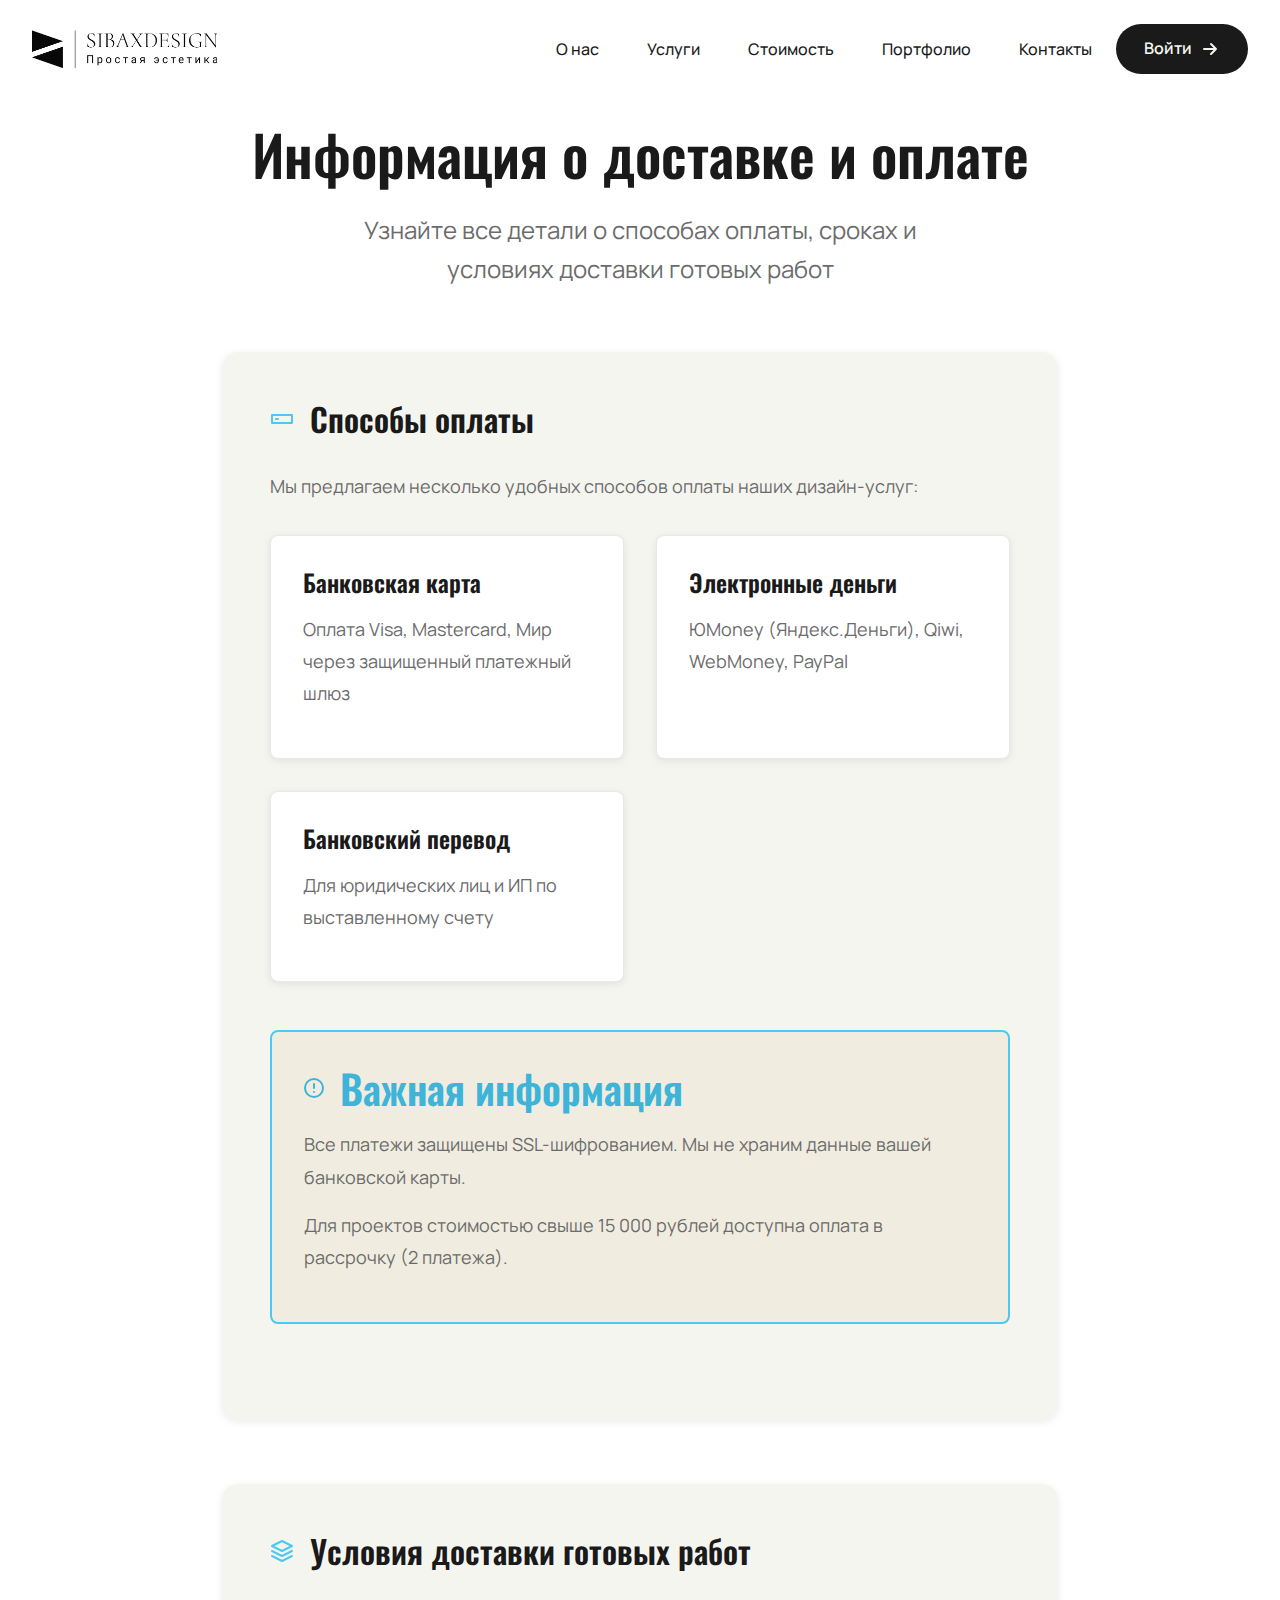
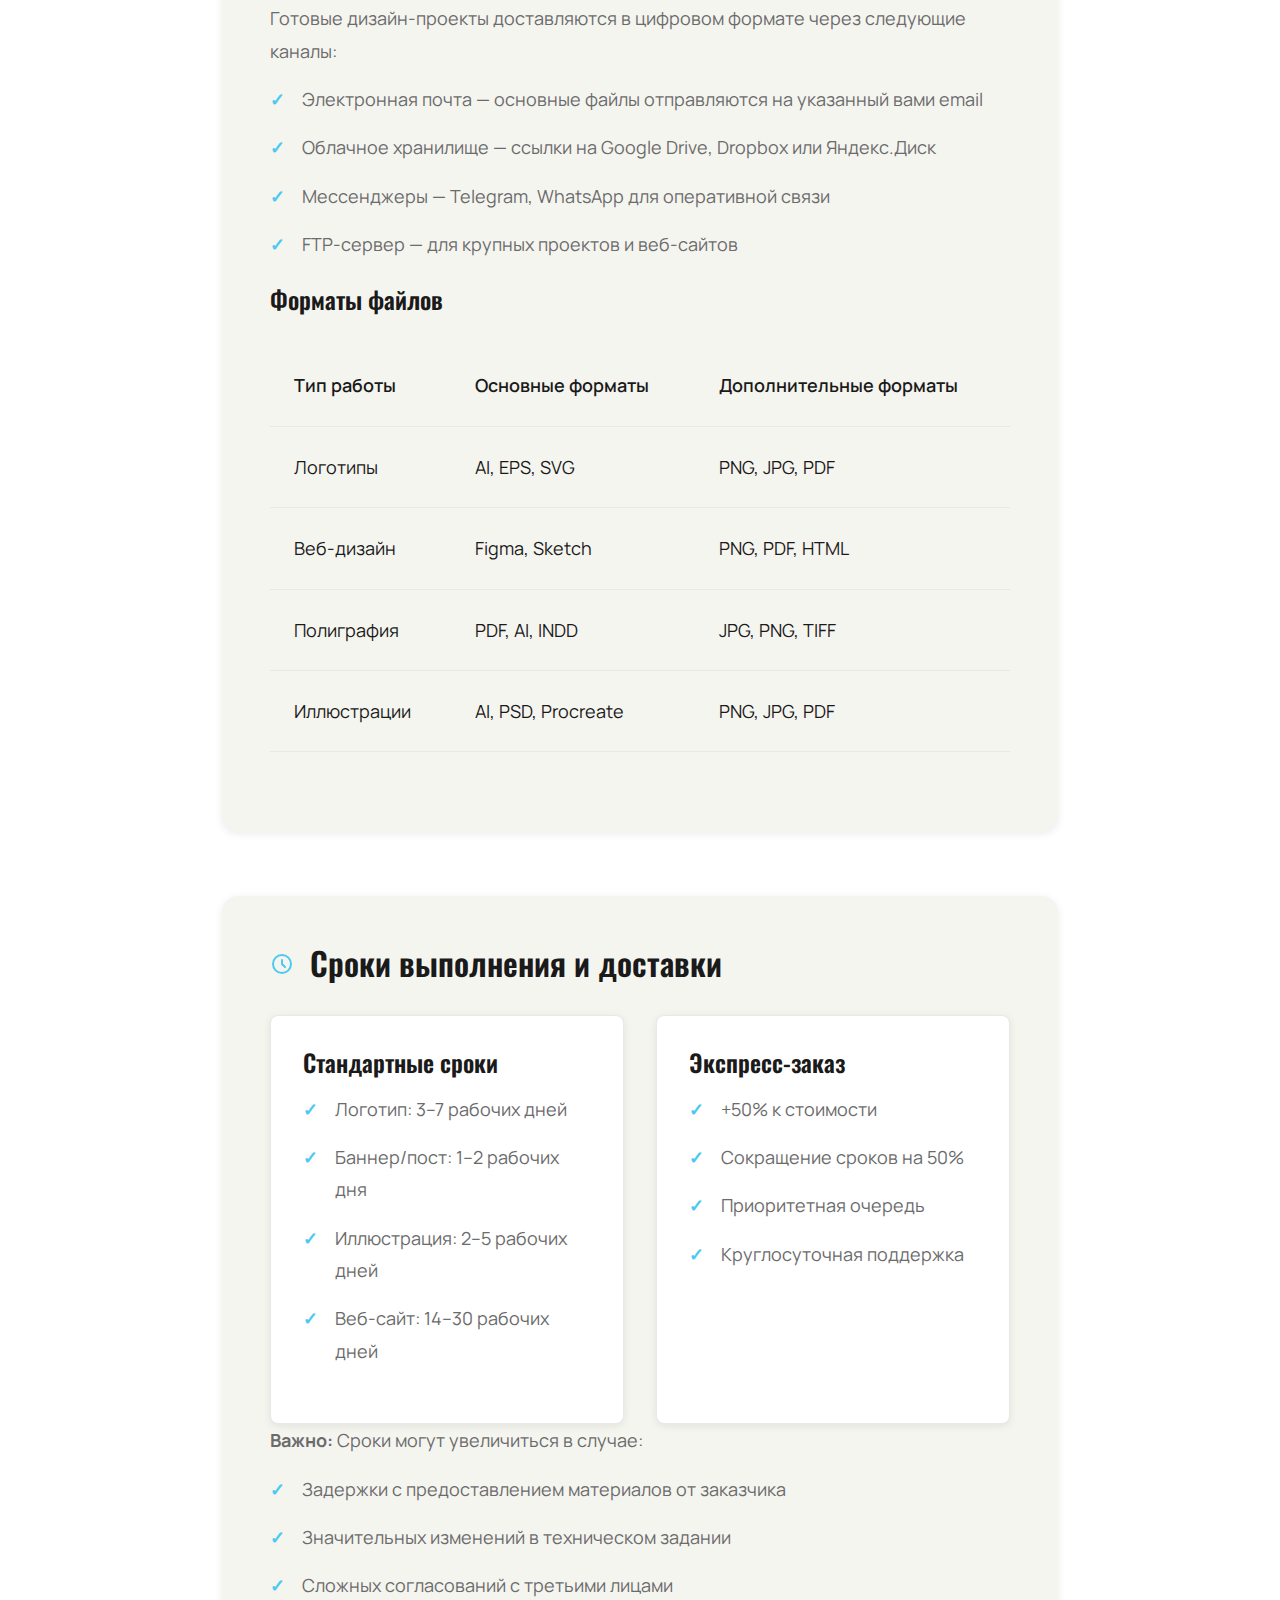
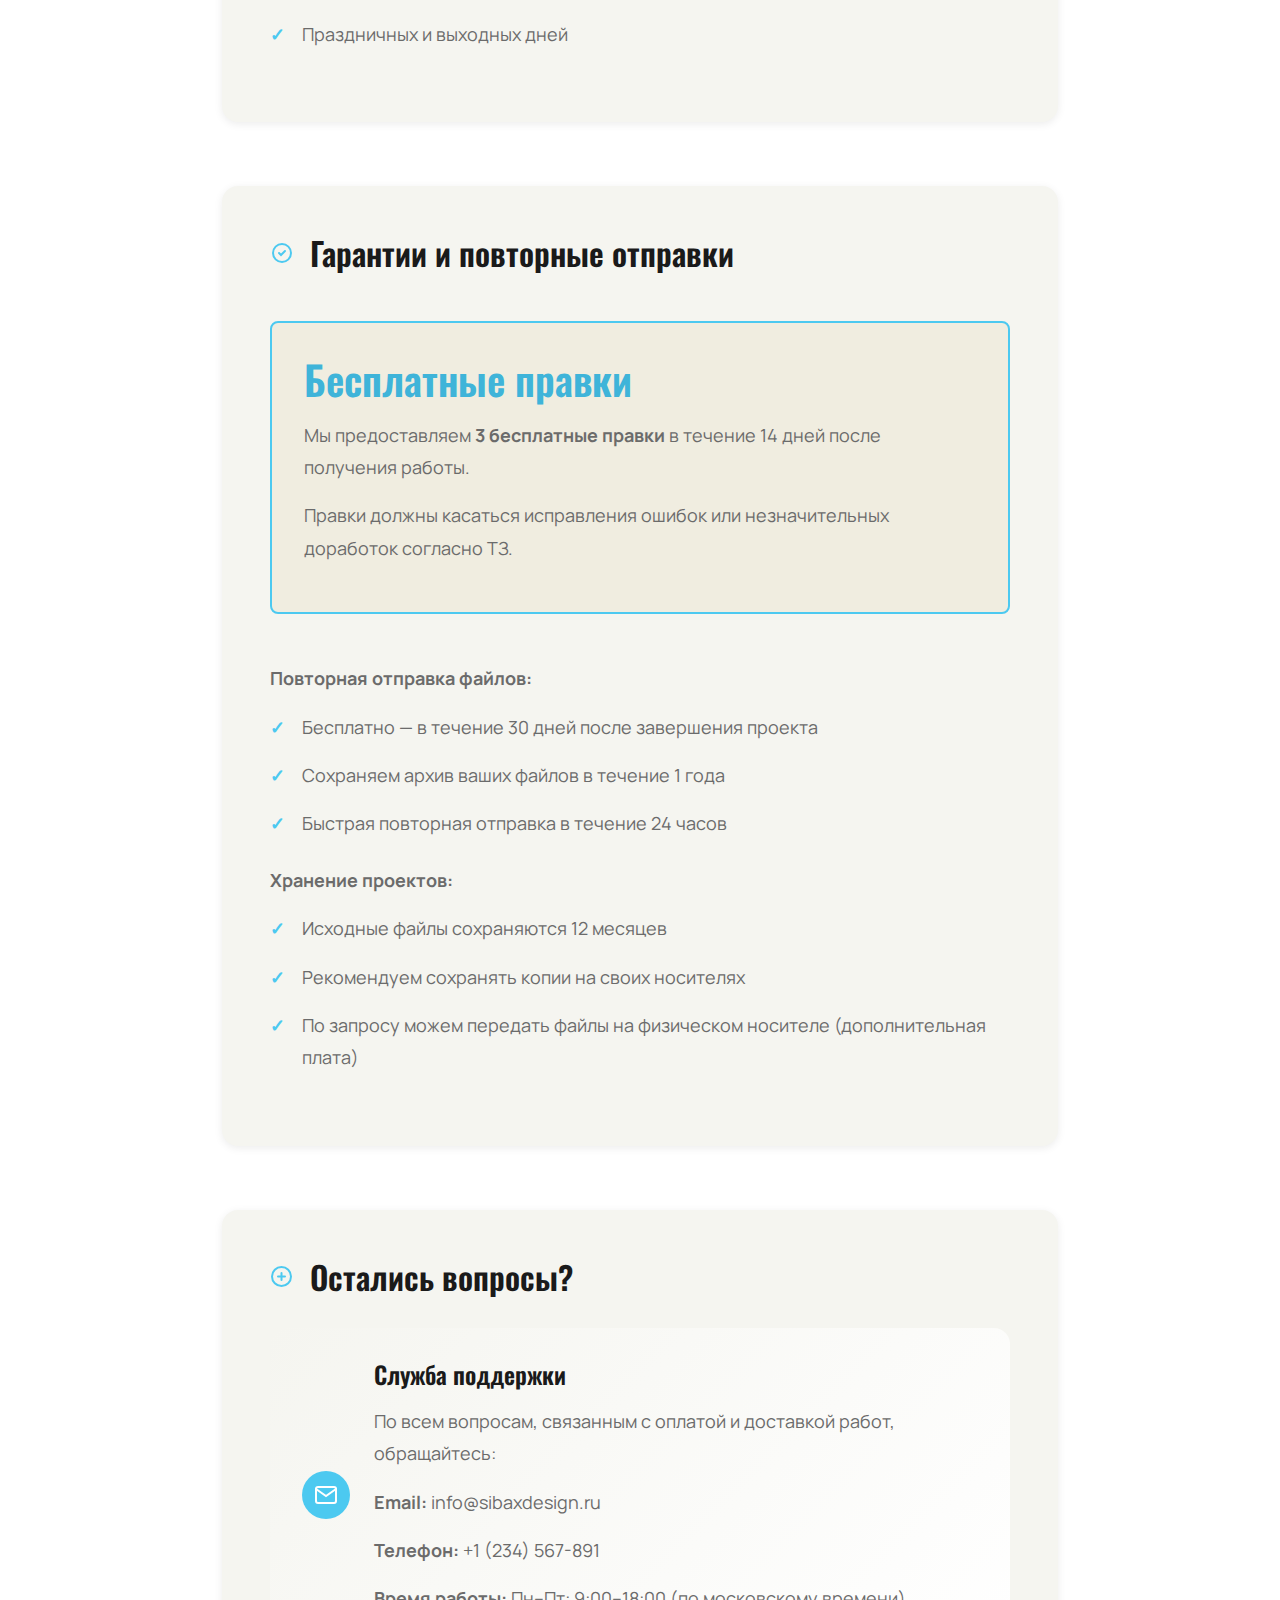
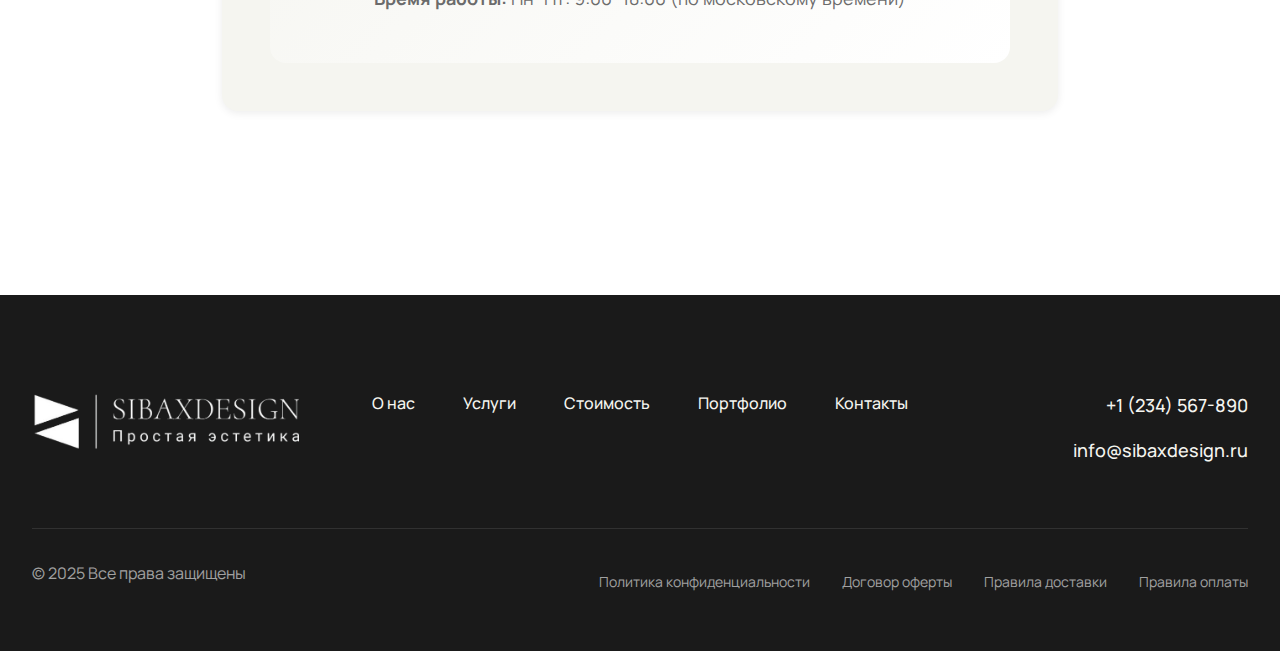
<file: delivery.html>
<!DOCTYPE html>
<html lang="ru">

<head>
    <meta charset="UTF-8">
    <meta name="viewport" content="width=device-width, initial-scale=1.0">
    <meta name="description" content="Информация о доставке и оплате SIBAXDESIGN">
    <title>Информация о доставке | SIBAXDESIGN</title>

    <link rel="icon" type="image/svg+xml" href="assets/images/favicon.svg">
    <link rel="stylesheet" href="assets/globals.css">
    <link rel="stylesheet" href="components/header/header.css">
    <link rel="stylesheet" href="components/footer/footer.css">

    <style>
        .delivery {
            padding: 120px 0;
            min-height: 70vh;
        }

        .delivery__container {
            max-width: 900px;
            margin: 0 auto;
        }

        .delivery__header {
            margin-bottom: var(--spacing-2xl);
            text-align: center;
        }

        .delivery__title {
            font-size: var(--font-size-3xl);
            margin-bottom: var(--spacing-md);
        }

        .delivery__subtitle {
            color: var(--color-text-secondary);
            font-size: var(--font-size-lg);
            max-width: 600px;
            margin: 0 auto var(--spacing-xl);
        }

        .delivery__content {
            line-height: 1.8;
        }

        .delivery__section {
            margin-bottom: var(--spacing-2xl);
            padding: var(--spacing-xl);
            background: var(--color-bg-secondary);
            border-radius: var(--radius-lg);
            box-shadow: var(--shadow-sm);
        }

        .delivery__section-title {
            font-size: var(--font-size-xl);
            margin-bottom: var(--spacing-lg);
            color: var(--color-text-primary);
            display: flex;
            align-items: center;
            gap: var(--spacing-sm);
        }

        .delivery__section-title svg {
            color: var(--color-accent);
        }

        .delivery__text {
            margin-bottom: var(--spacing-sm);
            color: var(--color-text-secondary);
        }

        .delivery__list {
            list-style: none;
            padding-left: 0;
            margin-bottom: var(--spacing-md);
        }

        .delivery__list-item {
            margin-bottom: var(--spacing-sm);
            color: var(--color-text-secondary);
            padding-left: var(--spacing-lg);
            position: relative;
        }

        .delivery__list-item:before {
            content: "✓";
            position: absolute;
            left: 0;
            color: var(--color-accent);
            font-weight: bold;
        }

        .delivery__grid {
            display: grid;
            grid-template-columns: repeat(auto-fit, minmax(250px, 1fr));
            gap: var(--spacing-lg);
            margin-top: var(--spacing-lg);
        }

        .delivery__card {
            background: white;
            padding: var(--spacing-lg);
            border-radius: var(--radius-md);
            box-shadow: var(--shadow-sm);
            border: 1px solid var(--color-light-grey);
        }

        .delivery__card-title {
            font-size: var(--font-size-lg);
            margin-bottom: var(--spacing-sm);
            color: var(--color-text-primary);
        }

        .delivery__card-price {
            font-size: var(--font-size-xl);
            color: var(--color-accent);
            font-weight: 600;
            margin-bottom: var(--spacing-sm);
        }

        .delivery__warning {
            background-color: rgba(201, 165, 90, 0.1);
            border: 2px solid var(--color-accent);
            padding: var(--spacing-lg);
            border-radius: var(--radius-md);
            margin: var(--spacing-xl) 0;
        }

        .delivery__warning-title {
            font-weight: 600;
            color: var(--color-accent-dark);
            margin-bottom: var(--spacing-sm);
            display: flex;
            align-items: center;
            gap: var(--spacing-sm);
        }

        .delivery__table {
            width: 100%;
            border-collapse: collapse;
            margin: var(--spacing-lg) 0;
        }

        .delivery__table th,
        .delivery__table td {
            padding: var(--spacing-md);
            text-align: left;
            border-bottom: 1px solid var(--color-light-grey);
        }

        .delivery__table th {
            font-weight: 600;
            color: var(--color-text-primary);
            background-color: var(--color-bg-secondary);
        }

        .delivery__table tr:hover {
            background-color: rgba(201, 165, 90, 0.05);
        }

        .delivery__contact {
            display: flex;
            align-items: center;
            gap: var(--spacing-md);
            margin-top: var(--spacing-lg);
            padding: var(--spacing-lg);
            background: linear-gradient(135deg, var(--color-bg-secondary) 0%, white 100%);
            border-radius: var(--radius-lg);
        }

        .delivery__contact-icon {
            width: 48px;
            height: 48px;
            background: var(--color-accent);
            border-radius: 50%;
            display: flex;
            align-items: center;
            justify-content: center;
            color: white;
            flex-shrink: 0;
        }

        @media (max-width: 768px) {
            .delivery {
                padding: var(--spacing-2xl) 0;
            }

            .delivery__title {
                font-size: var(--font-size-2xl);
            }

            .delivery__section {
                padding: var(--spacing-lg);
            }

            .delivery__contact {
                flex-direction: column;
                text-align: center;
            }
        }
    </style>
</head>

<body>
    <!-- Header загружается из components/header/header.html -->
    <div id="header-placeholder"></div>

    <main class="delivery">
        <div class="container delivery__container">
            <div class="delivery__header">
                <h1 class="delivery__title">Информация о доставке и оплате</h1>
                <p class="delivery__subtitle">
                    Узнайте все детали о способах оплаты, сроках и условиях доставки готовых работ
                </p>
            </div>

            <div class="delivery__content">
                <!-- Секция способов оплаты -->
                <section class="delivery__section">
                    <h2 class="delivery__section-title">
                        <svg width="24" height="24" viewBox="0 0 24 24" fill="none">
                            <path d="M2 8H22V16H2V8Z" stroke="currentColor" stroke-width="2" stroke-linejoin="round" />
                            <path d="M6 12H8" stroke="currentColor" stroke-width="2" stroke-linecap="round" />
                            <path d="M2 10V14" stroke="currentColor" stroke-width="2" stroke-linecap="round" />
                            <path d="M22 10V14" stroke="currentColor" stroke-width="2" stroke-linecap="round" />
                        </svg>
                        Способы оплаты
                    </h2>
                    <p class="delivery__text">Мы предлагаем несколько удобных способов оплаты наших дизайн-услуг:</p>

                    <div class="delivery__grid">
                        <div class="delivery__card">
                            <h3 class="delivery__card-title">Банковская карта</h3>
                            <p class="delivery__text">Оплата Visa, Mastercard, Мир через защищенный платежный шлюз</p>
                        </div>

                        <div class="delivery__card">
                            <h3 class="delivery__card-title">Электронные деньги</h3>
                            <p class="delivery__text">ЮMoney (Яндекс.Деньги), Qiwi, WebMoney, PayPal</p>
                        </div>

                        <div class="delivery__card">
                            <h3 class="delivery__card-title">Банковский перевод</h3>
                            <p class="delivery__text">Для юридических лиц и ИП по выставленному счету</p>
                        </div>
                    </div>

                    <div class="delivery__warning">
                        <h3 class="delivery__warning-title">
                            <svg width="20" height="20" viewBox="0 0 20 20" fill="none">
                                <path
                                    d="M10 6V10M10 14H10.01M19 10C19 14.9706 14.9706 19 10 19C5.02944 19 1 14.9706 1 10C1 5.02944 5.02944 1 10 1C14.9706 1 19 5.02944 19 10Z"
                                    stroke="currentColor" stroke-width="2" stroke-linecap="round" />
                            </svg>
                            Важная информация
                        </h3>
                        <p class="delivery__text">
                            Все платежи защищены SSL-шифрованием. Мы не храним данные вашей банковской карты.
                        </p>
                        <p class="delivery__text">
                            Для проектов стоимостью свыше 15 000 рублей доступна оплата в рассрочку (2 платежа).
                        </p>
                    </div>
                </section>

                <!-- Секция условий доставки -->
                <section class="delivery__section">
                    <h2 class="delivery__section-title">
                        <svg width="24" height="24" viewBox="0 0 24 24" fill="none">
                            <path d="M12 2L2 7L12 12L22 7L12 2Z" stroke="currentColor" stroke-width="2"
                                stroke-linecap="round" stroke-linejoin="round" />
                            <path d="M2 17L12 22L22 17" stroke="currentColor" stroke-width="2" stroke-linecap="round"
                                stroke-linejoin="round" />
                            <path d="M2 12L12 17L22 12" stroke="currentColor" stroke-width="2" stroke-linecap="round"
                                stroke-linejoin="round" />
                        </svg>
                        Условия доставки готовых работ
                    </h2>
                    <p class="delivery__text">
                        Готовые дизайн-проекты доставляются в цифровом формате через следующие каналы:
                    </p>

                    <ul class="delivery__list">
                        <li class="delivery__list-item">
                            Электронная почта — основные файлы отправляются на указанный вами email
                        </li>
                        <li class="delivery__list-item">
                            Облачное хранилище — ссылки на Google Drive, Dropbox или Яндекс.Диск
                        </li>
                        <li class="delivery__list-item">
                            Мессенджеры — Telegram, WhatsApp для оперативной связи
                        </li>
                        <li class="delivery__list-item">
                            FTP-сервер — для крупных проектов и веб-сайтов
                        </li>
                    </ul>

                    <h3 class="delivery__card-title">Форматы файлов</h3>
                    <table class="delivery__table">
                        <thead>
                            <tr>
                                <th>Тип работы</th>
                                <th>Основные форматы</th>
                                <th>Дополнительные форматы</th>
                            </tr>
                        </thead>
                        <tbody>
                            <tr>
                                <td>Логотипы</td>
                                <td>AI, EPS, SVG</td>
                                <td>PNG, JPG, PDF</td>
                            </tr>
                            <tr>
                                <td>Веб-дизайн</td>
                                <td>Figma, Sketch</td>
                                <td>PNG, PDF, HTML</td>
                            </tr>
                            <tr>
                                <td>Полиграфия</td>
                                <td>PDF, AI, INDD</td>
                                <td>JPG, PNG, TIFF</td>
                            </tr>
                            <tr>
                                <td>Иллюстрации</td>
                                <td>AI, PSD, Procreate</td>
                                <td>PNG, JPG, PDF</td>
                            </tr>
                        </tbody>
                    </table>
                </section>

                <!-- Секция сроков -->
                <section class="delivery__section">
                    <h2 class="delivery__section-title">
                        <svg width="24" height="24" viewBox="0 0 24 24" fill="none">
                            <path
                                d="M12 8V12L15 15M21 12C21 16.9706 16.9706 21 12 21C7.02944 21 3 16.9706 3 12C3 7.02944 7.02944 3 12 3C16.9706 3 21 7.02944 21 12Z"
                                stroke="currentColor" stroke-width="2" stroke-linecap="round" />
                        </svg>
                        Сроки выполнения и доставки
                    </h2>

                    <div class="delivery__grid">
                        <div class="delivery__card">
                            <h3 class="delivery__card-title">Стандартные сроки</h3>
                            <ul class="delivery__list">
                                <li class="delivery__list-item">Логотип: 3–7 рабочих дней</li>
                                <li class="delivery__list-item">Баннер/пост: 1–2 рабочих дня</li>
                                <li class="delivery__list-item">Иллюстрация: 2–5 рабочих дней</li>
                                <li class="delivery__list-item">Веб-сайт: 14–30 рабочих дней</li>
                            </ul>
                        </div>

                        <div class="delivery__card">
                            <h3 class="delivery__card-title">Экспресс-заказ</h3>
                            <ul class="delivery__list">
                                <li class="delivery__list-item">+50% к стоимости</li>
                                <li class="delivery__list-item">Сокращение сроков на 50%</li>
                                <li class="delivery__list-item">Приоритетная очередь</li>
                                <li class="delivery__list-item">Круглосуточная поддержка</li>
                            </ul>
                        </div>
                    </div>

                    <p class="delivery__text"><strong>Важно:</strong> Сроки могут увеличиться в случае:</p>
                    <ul class="delivery__list">
                        <li class="delivery__list-item">Задержки с предоставлением материалов от заказчика</li>
                        <li class="delivery__list-item">Значительных изменений в техническом задании</li>
                        <li class="delivery__list-item">Сложных согласований с третьими лицами</li>
                        <li class="delivery__list-item">Праздничных и выходных дней</li>
                    </ul>
                </section>

                <!-- Секция гарантий -->
                <section class="delivery__section">
                    <h2 class="delivery__section-title">
                        <svg width="24" height="24" viewBox="0 0 24 24" fill="none">
                            <path
                                d="M9 12L11 14L15 10M21 12C21 16.9706 16.9706 21 12 21C7.02944 21 3 16.9706 3 12C3 7.02944 7.02944 3 12 3C16.9706 3 21 7.02944 21 12Z"
                                stroke="currentColor" stroke-width="2" stroke-linecap="round" />
                        </svg>
                        Гарантии и повторные отправки
                    </h2>

                    <div class="delivery__warning">
                        <h3 class="delivery__warning-title">Бесплатные правки</h3>
                        <p class="delivery__text">
                            Мы предоставляем <strong>3 бесплатные правки</strong> в течение 14 дней после получения работы.
                        </p>
                        <p class="delivery__text">
                            Правки должны касаться исправления ошибок или незначительных доработок согласно ТЗ.
                        </p>
                    </div>

                    <p class="delivery__text"><strong>Повторная отправка файлов:</strong></p>
                    <ul class="delivery__list">
                        <li class="delivery__list-item">Бесплатно — в течение 30 дней после завершения проекта</li>
                        <li class="delivery__list-item">Сохраняем архив ваших файлов в течение 1 года</li>
                        <li class="delivery__list-item">Быстрая повторная отправка в течение 24 часов</li>
                    </ul>

                    <p class="delivery__text"><strong>Хранение проектов:</strong></p>
                    <ul class="delivery__list">
                        <li class="delivery__list-item">Исходные файлы сохраняются 12 месяцев</li>
                        <li class="delivery__list-item">Рекомендуем сохранять копии на своих носителях</li>
                        <li class="delivery__list-item">
                            По запросу можем передать файлы на физическом носителе (дополнительная плата)
                        </li>
                    </ul>
                </section>

                <!-- Контакты для вопросов -->
                <section class="delivery__section">
                    <h2 class="delivery__section-title">
                        <svg width="24" height="24" viewBox="0 0 24 24" fill="none">
                            <path
                                d="M21 11.5C21 16.7467 16.7467 21 11.5 21C6.25329 21 2 16.7467 2 11.5C2 6.25329 6.25329 2 11.5 2C16.7467 2 21 6.25329 21 11.5Z"
                                stroke="currentColor" stroke-width="2" />
                            <path d="M8 11.5H15M11.5 8V15" stroke="currentColor" stroke-width="2" stroke-linecap="round" />
                        </svg>
                        Остались вопросы?
                    </h2>

                    <div class="delivery__contact">
                        <div class="delivery__contact-icon">
                            <svg width="24" height="24" viewBox="0 0 24 24" fill="none">
                                <path
                                    d="M4 4H20C21.1 4 22 4.9 22 6V18C22 19.1 21.1 20 20 20H4C2.9 20 2 19.1 2 18V6C2 4.9 2.9 4 4 4Z"
                                    stroke="white" stroke-width="2" />
                                <path d="M22 6L12 13L2 6" stroke="white" stroke-width="2" stroke-linecap="round" />
                            </svg>
                        </div>
                        <div>
                            <h3 class="delivery__card-title">Служба поддержки</h3>
                            <p class="delivery__text">
                                По всем вопросам, связанным с оплатой и доставкой работ, обращайтесь:
                            </p>
                            <p class="delivery__text"><strong>Email:</strong> info@sibaxdesign.ru</p>
                            <p class="delivery__text"><strong>Телефон:</strong> +1 (234) 567-891</p>
                            <p class="delivery__text">
                                <strong>Время работы:</strong> Пн–Пт: 9:00–18:00 (по московскому времени)
                            </p>
                        </div>
                    </div>
                </section>
            </div>
        </div>
    </main>

    <!-- Footer загружается из components/footer/footer.html -->
    <div id="footer-placeholder"></div>

    <script>
        async function loadFragment(placeholderId, url) {
            try {
                const resp = await fetch(url);
                if (!resp.ok) return;
                const html = await resp.text();
                document.getElementById(placeholderId).innerHTML = html;
            } catch (e) {
                console.error('Ошибка загрузки фрагмента', url, e);
            }
        }

        document.addEventListener('DOMContentLoaded', async function () {
            await loadFragment('header-placeholder', 'components/header/header.html');
            await loadFragment('footer-placeholder', 'components/footer/footer.html');
        });
    </script>
</body>

</html>
</file>
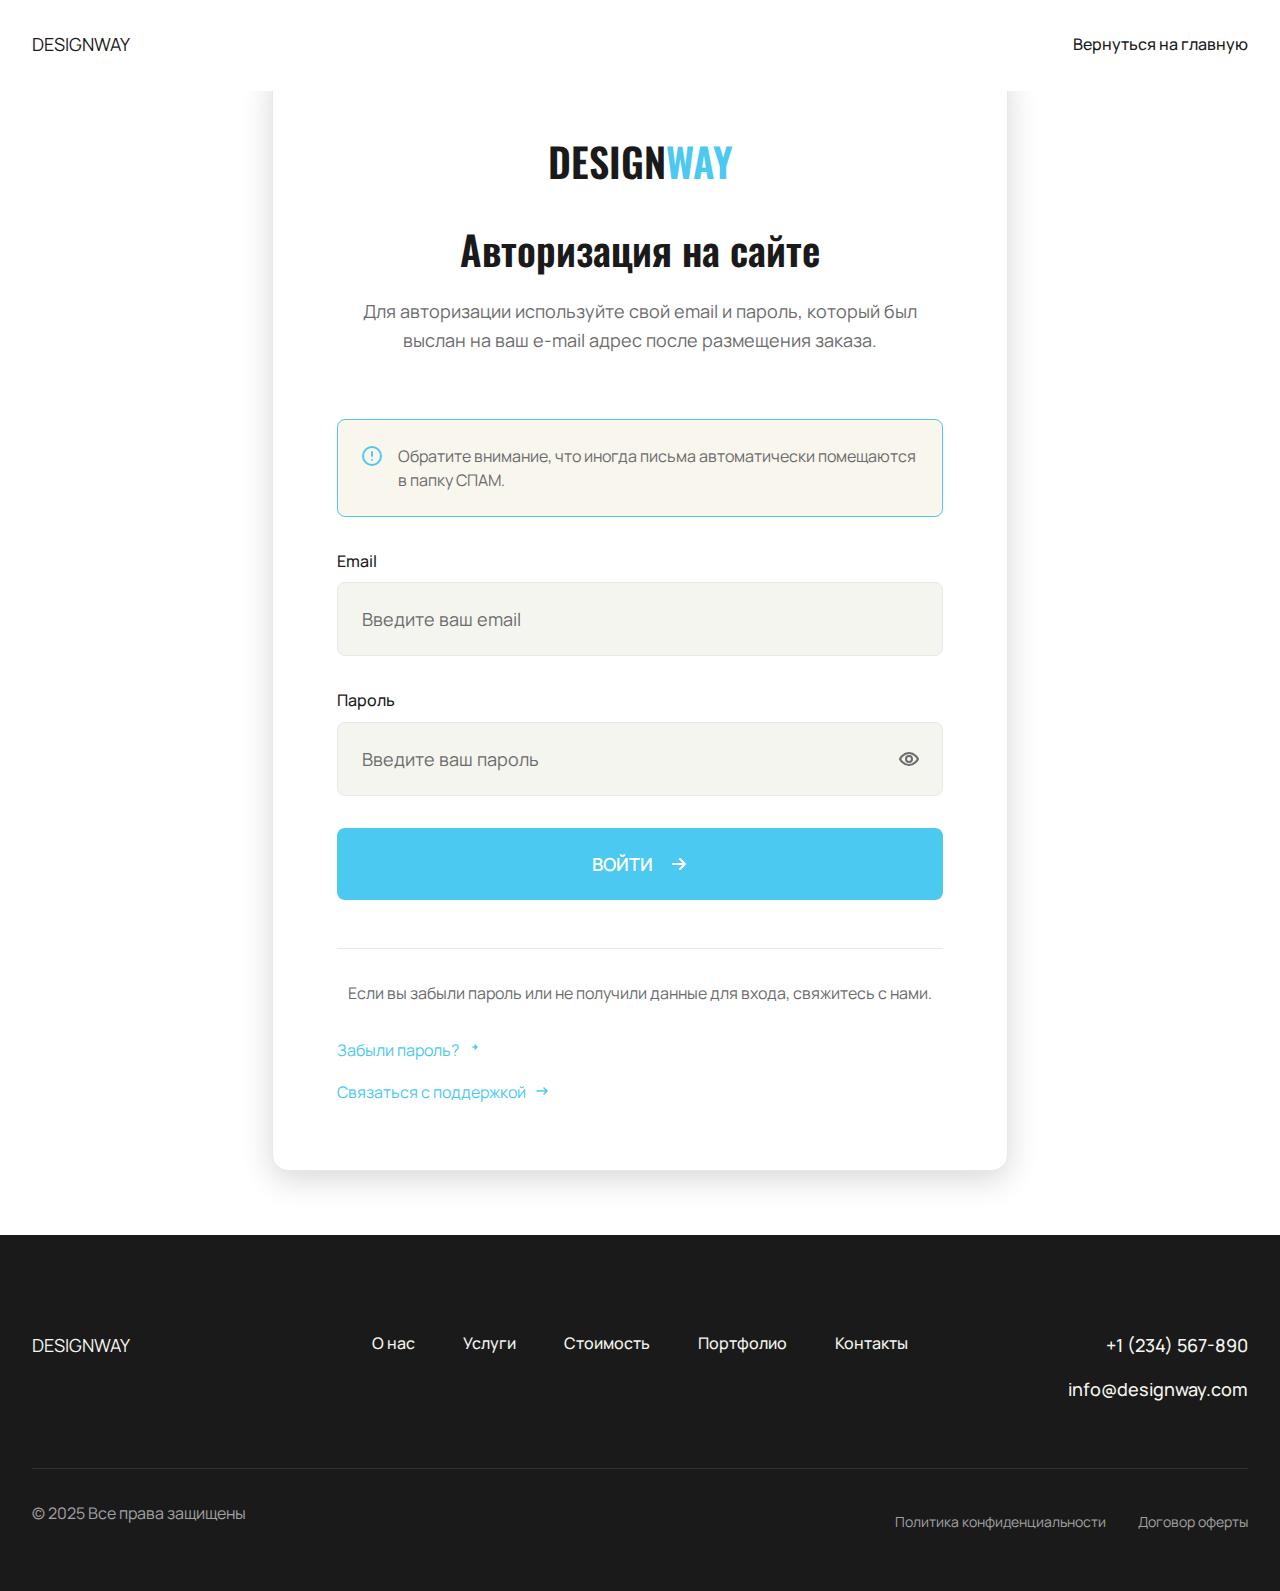
<file: sign-in.html>
<!DOCTYPE html>
<html lang="ru">

<head>
    <meta charset="UTF-8">
    <meta name="viewport" content="width=device-width, initial-scale=1.0">
    <meta name="description" content="Авторизация на сайте DESIGNWAY2">
    <title>Авторизация | DESIGNWAY2</title>

    <link rel="icon" type="image/svg+xml" href="assets/images/favicon.svg">
    <link rel="stylesheet" href="assets/globals.css">
    <link rel="stylesheet" href="components/header/header.css">
    <link rel="stylesheet" href="components/footer/footer.css">

    <style>
        .auth {
            min-height: calc(100vh - 200px);
            display: flex;
            align-items: center;
            padding: var(--spacing-2xl) 0;
        }

        .auth__container {
            max-width: 800px;
            margin: 0 auto;
            width: 100%;
        }

        .auth__card {
            background: var(--color-bg-primary);
            border-radius: var(--radius-lg);
            padding: var(--spacing-2xl);
            box-shadow: var(--shadow-lg);
            border: 1px solid var(--color-light-grey);
        }

        .auth__header {
            text-align: center;
            margin-bottom: var(--spacing-2xl);
        }

        .auth__logo {
            display: inline-flex;
            margin-bottom: var(--spacing-lg);
            font-family: var(--font-secondary);
            font-size: var(--font-size-2xl);
            font-weight: 600;
        }

        .auth__logo-text {
            color: var(--color-text-primary);
        }

        .auth__logo-accent {
            color: var(--color-accent);
        }

        .auth__title {
            font-size: var(--font-size-2xl);
            margin-bottom: var(--spacing-md);
            color: var(--color-text-primary);
        }

        .auth__subtitle {
            color: var(--color-text-secondary);
            line-height: 1.6;
            margin-bottom: 0;
        }

        .auth__form {
            margin-bottom: var(--spacing-xl);
        }

        .form-group {
            margin-bottom: var(--spacing-lg);
        }

        .form-label {
            display: block;
            margin-bottom: var(--spacing-xs);
            font-weight: 500;
            color: var(--color-text-primary);
            font-size: var(--font-size-sm);
        }

        .form-input {
            width: 100%;
            padding: var(--spacing-md);
            border: 1px solid var(--color-light-grey);
            border-radius: var(--radius-md);
            font-family: var(--font-primary);
            font-size: var(--font-size-base);
            transition: var(--transition-base);
            background: var(--color-bg-secondary);
        }

        .form-input:focus {
            outline: none;
            border-color: var(--color-accent);
            box-shadow: 0 0 0 3px rgba(201, 165, 90, 0.1);
        }

        .form-input::placeholder {
            color: var(--color-medium-grey);
        }

        .password-wrapper {
            position: relative;
        }

        .password-toggle {
            position: absolute;
            right: var(--spacing-md);
            top: 50%;
            transform: translateY(-50%);
            background: none;
            border: none;
            color: var(--color-medium-grey);
            cursor: pointer;
            padding: 0;
            display: flex;
            align-items: center;
            justify-content: center;
        }

        .password-toggle:hover {
            color: var(--color-text-primary);
        }

        .auth__submit {
            width: 100%;
            padding: var(--spacing-md);
            background: var(--color-accent);
            color: white;
            border: none;
            border-radius: var(--radius-md);
            font-family: var(--font-primary);
            font-size: var(--font-size-base);
            font-weight: 600;
            cursor: pointer;
            transition: var(--transition-base);
            display: flex;
            align-items: center;
            justify-content: center;
            gap: var(--spacing-sm);
        }

        .auth__submit:hover {
            background: var(--color-accent-dark);
            transform: translateY(-1px);
        }

        .auth__submit:active {
            transform: translateY(0);
        }

        .auth__submit svg {
            transition: transform var(--transition-base);
        }

        .auth__submit:hover svg {
            transform: translateX(4px);
        }

        .auth__footer {
            text-align: center;
            padding-top: var(--spacing-lg);
            border-top: 1px solid var(--color-light-grey);
        }

        .auth__help {
            color: var(--color-text-secondary);
            font-size: var(--font-size-sm);
            line-height: 1.6;
        }

        .auth__links {
            display: flex;
            flex-direction: column;
            gap: var(--spacing-sm);
            margin-top: var(--spacing-lg);
        }

        .auth__link {
            color: var(--color-accent);
            text-decoration: none;
            font-size: var(--font-size-sm);
            transition: var(--transition-base);
            display: inline-flex;
            align-items: center;
            gap: var(--spacing-xs);
        }

        .auth__link:hover {
            color: var(--color-accent-dark);
            text-decoration: underline;
        }

        .auth__link svg {
            transition: transform var(--transition-base);
        }

        .auth__link:hover svg {
            transform: translateX(2px);
        }

        .auth__alert {
            background-color: rgba(201, 165, 90, 0.1);
            border: 1px solid var(--color-accent);
            padding: var(--spacing-md);
            border-radius: var(--radius-md);
            margin-bottom: var(--spacing-lg);
            display: flex;
            align-items: flex-start;
            gap: var(--spacing-sm);
        }

        .auth__alert-icon {
            color: var(--color-accent);
            flex-shrink: 0;
            margin-top: 2px;
        }

        .auth__alert-text {
            color: var(--color-text-secondary);
            font-size: var(--font-size-sm);
            line-height: 1.5;
            margin: 0;
        }

        @media (max-width: 768px) {
            .auth {
                padding: var(--spacing-xl) 0;
            }

            .auth__card {
                padding: var(--spacing-xl);
                margin: 0 var(--spacing-sm);
            }

            .auth__title {
                font-size: var(--font-size-xl);
            }
        }

        @media (max-width: 480px) {
            .auth__card {
                padding: var(--spacing-lg);
                box-shadow: var(--shadow-md);
            }
        }
    </style>
</head>

<body>
    <header class="header">
        <div class="container">
            <nav class="header__nav">
                <a href="index.html" class="header__logo">
                    <span class="header__logo-text">DESIGN</span>
                    <span class="header__logo-accent">WAY</span>
                </a>
                <a href="index.html" class="header__menu-link">Вернуться на главную</a>
            </nav>
        </div>
    </header>

    <main class="auth">
        <div class="container auth__container">
            <div class="auth__card">
                <div class="auth__header">
                    <a href="index.html" class="auth__logo">
                        <span class="auth__logo-text">DESIGN</span>
                        <span class="auth__logo-accent">WAY</span>
                    </a>
                    <h1 class="auth__title">Авторизация на сайте</h1>
                    <p class="auth__subtitle">Для авторизации используйте свой email и пароль, который был выслан на ваш
                        e-mail адрес после размещения заказа.</p>
                </div>

                <div class="auth__alert">
                    <svg class="auth__alert-icon" width="20" height="20" viewBox="0 0 20 20" fill="none">
                        <path
                            d="M10 6V10M10 14H10.01M19 10C19 14.9706 14.9706 19 10 19C5.02944 19 1 14.9706 1 10C1 5.02944 5.02944 1 10 1C14.9706 1 19 5.02944 19 10Z"
                            stroke="currentColor" stroke-width="2" stroke-linecap="round" />
                    </svg>
                    <p class="auth__alert-text">Обратите внимание, что иногда письма автоматически помещаются в папку
                        СПАМ.</p>
                </div>

                <form id="signin-form" class="auth__form">
                    <div class="form-group">
                        <label for="email" class="form-label">Email</label>
                        <input type="email" id="email" name="email" class="form-input" placeholder="Введите ваш email"
                            required>
                    </div>

                    <div class="form-group">
                        <label for="password" class="form-label">Пароль</label>
                        <div class="password-wrapper">
                            <input type="password" id="password" name="password" class="form-input"
                                placeholder="Введите ваш пароль" required>
                            <button type="button" class="password-toggle" id="toggle-password"
                                aria-label="Показать/скрыть пароль">
                                <svg width="20" height="20" viewBox="0 0 20 20" fill="none">
                                    <path d="M10 4C4 4 1 10 1 10C1 10 4 16 10 16C16 16 19 10 19 10C19 10 16 4 10 4Z"
                                        stroke="currentColor" stroke-width="2" stroke-linecap="round" />
                                    <circle cx="10" cy="10" r="3" stroke="currentColor" stroke-width="2"
                                        stroke-linecap="round" />
                                </svg>
                            </button>
                        </div>
                    </div>

                    <button type="submit" class="auth__submit">
                        <span>ВОЙТИ</span>
                        <svg width="20" height="20" viewBox="0 0 20 20" fill="none">
                            <path d="M4 10H16M16 10L11 5M16 10L11 15" stroke="currentColor" stroke-width="2"
                                stroke-linecap="round" stroke-linejoin="round" />
                        </svg>
                    </button>
                </form>

                <div class="auth__footer">
                    <div class="auth__help">
                        <p>Если вы забыли пароль или не получили данные для входа, свяжитесь с нами.</p>
                    </div>

                    <div class="auth__links">
                        <a href="#" class="auth__link" id="forgot-password">
                            <span>Забыли пароль?</span>
                            <svg width="16" height="16" viewBox="0 0 16 16" fill="none">
                                <path d="M6 4H10M10 4L8 2M10 4L8 6" stroke="currentColor" stroke-width="1.5"
                                    stroke-linecap="round" stroke-linejoin="round" />
                            </svg>
                        </a>

                        <a href="index.html#contact" class="auth__link">
                            <span>Связаться с поддержкой</span>
                            <svg width="16" height="16" viewBox="0 0 16 16" fill="none">
                                <path d="M3 6H13M13 6L10 3M13 6L10 9" stroke="currentColor" stroke-width="1.5"
                                    stroke-linecap="round" stroke-linejoin="round" />
                            </svg>
                        </a>
                    </div>
                </div>
            </div>
        </div>
    </main>

    <footer class="footer">
        <div class="container">
            <div class="footer__content">
                <div class="footer__brand">
                    <a href="#" class="footer__logo">
                        <span class="footer__logo-text">DESIGN</span>
                        <span class="footer__logo-accent">WAY</span>
                    </a>
                </div>

                <nav class="footer__nav">
                    <a href="/#about" class="footer__link">О нас</a>
                    <a href="/#services" class="footer__link">Услуги</a>
                    <a href="/#pricing" class="footer__link">Стоимость</a>
                    <a href="/#portfolio" class="footer__link">Портфолио</a>
                    <a href="/#contact" class="footer__link">Контакты</a>
                </nav>

                <div class="footer__contacts">
                    <a href="tel:+1234567890" class="footer__contact">+1 (234) 567-890</a>
                    <a href="mailto:info@designway.com" class="footer__contact">info@designway.com</a>
                </div>
            </div>

            <div class="footer__bottom">
                <p class="footer__copy">© 2025 Все права защищены</p>
                <div class="footer__legal">
                    <a href="privacy-policy.html" class="footer__legal-link">Политика конфиденциальности</a>
                    <a href="offer-agreement.html" class="footer__legal-link">Договор оферты</a>
                </div>
            </div>
        </div>
    </footer>

    <script>
        document.addEventListener('DOMContentLoaded', function () {
            // Показать/скрыть пароль
            const togglePassword = document.getElementById('toggle-password');
            const passwordInput = document.getElementById('password');

            togglePassword.addEventListener('click', function () {
                const type = passwordInput.getAttribute('type') === 'password' ? 'text' : 'password';
                passwordInput.setAttribute('type', type);

                // Изменение иконки
                const icon = this.querySelector('svg');
                if (type === 'text') {
                    icon.innerHTML = '<path d="M2 2L18 18M10 4C4 4 1 10 1 10C1 10 4 16 10 16C12.5 16 14.5 15 16 14M19 10C19 10 16 4 10 4C9.5 4 9 4 8.5 4.5" stroke="currentColor" stroke-width="2" stroke-linecap="round"/>';
                } else {
                    icon.innerHTML = '<path d="M10 4C4 4 1 10 1 10C1 10 4 16 10 16C16 16 19 10 19 10C19 10 16 4 10 4Z" stroke="currentColor" stroke-width="2" stroke-linecap="round"/><circle cx="10" cy="10" r="3" stroke="currentColor" stroke-width="2" stroke-linecap="round"/>';
                }
            });

            // Обработка формы
            const signinForm = document.getElementById('signin-form');

            signinForm.addEventListener('submit', function (e) {
                e.preventDefault();

                const email = document.getElementById('email').value;
                const password = document.getElementById('password').value;

                // Простая валидация
                if (!email || !password) {
                    alert('Пожалуйста, заполните все поля');
                    return;
                }

                if (!validateEmail(email)) {
                    alert('Пожалуйста, введите корректный email адрес');
                    return;
                }

                // Здесь должна быть реальная логика авторизации
                // В демо-версии просто показываем сообщение
                alert('Авторизация успешна! В реальном приложении здесь был бы редирект в личный кабинет.');

                // Очистка формы
                signinForm.reset();
            });

            // Забыли пароль
            const forgotPasswordLink = document.getElementById('forgot-password');

            forgotPasswordLink.addEventListener('click', function (e) {
                e.preventDefault();
                const email = document.getElementById('email').value;

                if (!email || !validateEmail(email)) {
                    alert('Пожалуйста, введите ваш email для восстановления пароля');
                    document.getElementById('email').focus();
                    return;
                }

                alert(`Инструкция по восстановлению пароля отправлена на ${email}`);
            });

            // Валидация email
            function validateEmail(email) {
                const re = /^[^\s@]+@[^\s@]+\.[^\s@]+$/;
                return re.test(email);
            }
        });
    </script>
</body>

</html>
</file>
<file: assets/globals.css>
/* assets/globals.css */

@import url('https://fonts.googleapis.com/css2?family=Oswald:wght@300;400;500;600;700&display=swap');
@import url('https://fonts.googleapis.com/css2?family=Manrope:wght@300;400;500;600;700;800&display=swap');

:root {
    --color-primary: #1a1a1a;
    --color-secondary: #f5f5f0;
    --color-accent: #4CC9F0;
    --color-accent-dark: #3FB4D9;
    
    --color-dark-grey: #2d2d2d;
    --color-medium-grey: #6b6b6b;
    --color-light-grey: #e8e8e8;
    --color-beige: #D9F7FA;
    
    --color-text-primary: #1a1a1a;
    --color-text-secondary: #6b6b6b;
    --color-text-light: #f5f5f0;
    
    --color-bg-primary: #ffffff;
    --color-bg-secondary: #f5f5f0;
    --color-bg-dark: #1a1a1a;
    
    --font-primary: 'Manrope', sans-serif;
    --font-secondary: 'Oswald', sans-serif;
    
    --font-size-xs: 0.875rem;
    --font-size-sm: 1rem;
    --font-size-base: 1.125rem;
    --font-size-lg: 1.5rem;
    --font-size-xl: 2rem;
    --font-size-2xl: 2.5rem;
    --font-size-3xl: 3.5rem;
    --font-size-4xl: 4.5rem;
    
    --spacing-xs: 0.5rem;
    --spacing-sm: 1rem;
    --spacing-md: 1.5rem;
    --spacing-lg: 2rem;
    --spacing-xl: 3rem;
    --spacing-2xl: 4rem;
    --spacing-3xl: 6rem;
    
    --transition-fast: 0.2s ease;
    --transition-base: 0.3s ease;
    --transition-slow: 0.5s ease;
    
    --shadow-sm: 0 2px 8px rgba(0, 0, 0, 0.08);
    --shadow-md: 0 4px 16px rgba(0, 0, 0, 0.12);
    --shadow-lg: 0 8px 32px rgba(0, 0, 0, 0.16);
    
    --radius-sm: 4px;
    --radius-md: 8px;
    --radius-lg: 16px;
    
    --container-max: 1440px;
    --container-padding: 2rem;
}

* {
    margin: 0;
    padding: 0;
    box-sizing: border-box;
}

html {
    scroll-behavior: smooth;
    font-size: 16px;
}

body {
    font-family: var(--font-primary);
    font-size: var(--font-size-base);
    line-height: 1.6;
    color: var(--color-text-primary);
    background-color: var(--color-bg-primary);
    overflow-x: hidden;
    -webkit-font-smoothing: antialiased;
    -moz-osx-font-smoothing: grayscale;
}

h1, h2, h3, h4, h5, h6 {
    font-family: var(--font-secondary);
    font-weight: 600;
    line-height: 1.2;
    margin-bottom: var(--spacing-md);
}

h1 {
    font-size: var(--font-size-4xl);
}

h2 {
    font-size: var(--font-size-3xl);
}

h3 {
    font-size: var(--font-size-2xl);
}

h4 {
    font-size: var(--font-size-xl);
}

p {
    margin-bottom: var(--spacing-sm);
}

a {
    text-decoration: none;
    color: inherit;
    transition: var(--transition-base);
}

img {
    max-width: 100%;
    height: auto;
    display: block;
}

ul, ol {
    list-style: none;
}

button {
    font-family: var(--font-primary);
    border: none;
    cursor: pointer;
    transition: var(--transition-base);
}

.container {
    max-width: var(--container-max);
    margin: 0 auto;
    padding: 0 var(--container-padding);
}

.text-accent {
    color: var(--color-accent);
}

.text-secondary {
    color: var(--color-text-secondary);
}

.fw-medium {
    font-weight: 500;
}

.fw-semibold {
    font-weight: 600;
}

.fw-bold {
    font-weight: 700;
}

@media (max-width: 1024px) {
    :root {
        --font-size-4xl: 3.5rem;
        --font-size-3xl: 2.75rem;
        --font-size-2xl: 2rem;
    }
}

@media (max-width: 768px) {
    :root {
        --font-size-4xl: 2.5rem;
        --font-size-3xl: 2rem;
        --font-size-2xl: 1.75rem;
        --container-padding: 1.5rem;
    }
}

@media (max-width: 480px) {
    :root {
        --font-size-4xl: 2rem;
        --font-size-3xl: 1.75rem;
        --font-size-2xl: 1.5rem;
        --font-size-xl: 1.25rem;
        --container-padding: 1rem;
    }
}
</file>
<file: components/header/header.css>
.header {
    position: fixed;
    top: 0;
    left: 0;
    width: 100%;
    background-color: var(--color-bg-primary);
    z-index: 1000;
    transition: var(--transition-base);
    border-bottom: 1px solid transparent;
}

.header.scrolled {
    background-color: rgba(255, 255, 255, 0.95);
    backdrop-filter: blur(10px);
    border-bottom-color: var(--color-light-grey);
    box-shadow: var(--shadow-sm);
}

.header__nav {
    display: flex;
    align-items: center;
    justify-content: space-between;
    padding: var(--spacing-md) 0;
    gap: var(--spacing-md);
}

.header__logo {
    display: flex;
    align-items: center;
    transition: var(--transition-base);
    flex-shrink: 0;
}

.header__logo:hover {
    opacity: 0.8;
}

.header__logo-image {
    height: 40px;
    width: auto;
    display: block;
}

.header__menu {
    display: flex;
    align-items: center;
    gap: var(--spacing-xl);
    margin-left: auto;
}

.header__menu-link {
    font-size: var(--font-size-sm);
    font-weight: 500;
    color: var(--color-text-primary);
    position: relative;
    padding: var(--spacing-xs) 0;
    white-space: nowrap;
}

.header__menu-link::after {
    content: '';
    position: absolute;
    bottom: 0;
    left: 0;
    width: 0;
    height: 2px;
    background-color: var(--color-accent);
    transition: var(--transition-base);
}

.header__menu-link:hover::after,
.header__menu-link.active::after {
    width: 100%;
}

.header__cta {
    display: flex;
    align-items: center;
    gap: var(--spacing-xs);
    padding: 12px 28px;
    background-color: var(--color-primary);
    color: var(--color-text-light);
    font-size: var(--font-size-sm);
    font-weight: 600;
    border-radius: 100px;
    transition: all var(--transition-base);
    white-space: nowrap;
    flex-shrink: 0;
    position: relative;
    overflow: hidden;
}

.header__cta::before {
    content: '';
    position: absolute;
    top: 0;
    left: -100%;
    width: 100%;
    height: 100%;
    background: linear-gradient(90deg, transparent, rgba(201, 165, 90, 0.3), transparent);
    transition: var(--transition-slow);
}

.header__cta:hover::before {
    left: 100%;
}

.header__cta:hover {
    background-color: var(--color-accent);
    color: var(--color-primary);
    transform: translateY(-2px);
    box-shadow: 0 8px 24px rgba(201, 165, 90, 0.3);
}

.header__cta svg {
    transition: var(--transition-fast);
    flex-shrink: 0;
}

.header__cta:hover svg {
    transform: translateX(4px);
}

.header__burger {
    display: none;
    flex-direction: column;
    justify-content: center;
    align-items: center;
    gap: 5px;
    width: 32px;
    height: 32px;
    background: transparent;
    padding: 0;
    cursor: pointer;
    z-index: 1002;
    position: relative;
    border: none;
}

.header__burger span {
    width: 100%;
    height: 2px;
    background-color: var(--color-primary);
    border-radius: 2px;
    transition: all 0.3s ease;
    display: block;
}

.header__burger.active span:nth-child(1) {
    transform: rotate(45deg) translate(7px, 7px);
}

.header__burger.active span:nth-child(2) {
    opacity: 0;
}

.header__burger.active span:nth-child(3) {
    transform: rotate(-45deg) translate(7px, -7px);
}

.header__mobile-menu {
    position: fixed;
    top: 0;
    left: 0;
    width: 100%;
    height: 100vh;
    background-color: var(--color-bg-primary);
    padding: 100px var(--container-padding) var(--spacing-xl);
    z-index: 1001;
    overflow-y: auto;
    display: flex;
    flex-direction: column;
    opacity: 0;
    visibility: hidden;
    pointer-events: none;
    transition: opacity 0.3s ease, visibility 0.3s ease;
}

.header__mobile-menu.active {
    opacity: 1;
    visibility: visible;
    pointer-events: all;
}

.header__mobile-list {
    display: flex;
    flex-direction: column;
    gap: var(--spacing-lg);
    margin-bottom: var(--spacing-2xl);
}

.header__mobile-link {
    font-size: var(--font-size-xl);
    font-weight: 600;
    color: var(--color-text-primary);
    font-family: var(--font-secondary);
    transition: var(--transition-base);
    display: inline-block;
}

.header__mobile-link:hover {
    color: var(--color-accent);
    transform: translateX(8px);
}

.header__mobile-cta {
    width: 100%;
    padding: 18px;
    background-color: var(--color-primary);
    color: var(--color-text-light);
    font-size: var(--font-size-base);
    font-weight: 600;
    border-radius: 100px;
    transition: var(--transition-base);

    display: flex;
    justify-content: center;
    align-items: center;
    text-align: center;
}


.header__mobile-cta:hover {
    background-color: var(--color-accent);
    color: var(--color-primary);
}

@media (max-width: 1024px) {
    .header__menu {
        gap: var(--spacing-lg);
    }
}

@media (max-width: 850px) {
    .header__nav {
        gap: var(--spacing-sm);
    }
    
    .header__menu {
        gap: var(--spacing-md);
    }
    
    .header__cta {
        padding: 10px 20px;
        font-size: var(--font-size-xs);
    }
    
    .header__menu-link {
        font-size: var(--font-size-xs);
    }
}

@media (max-width: 768px) {
    .header__nav {
        padding: var(--spacing-sm) 0;
    }
    
    .header__menu,
    .header__cta {
        display: none;
    }
    
    .header__burger {
        display: flex;
    }
    
    .header__logo-image {
        height: 42px;
    }
}

@media (max-width: 480px) {
    .header__logo-image {
        height: 38px;
    }
}
</file>
<file: components/footer/footer.css>
.footer {
    background-color: var(--color-primary);
    color: var(--color-text-light);
    padding: var(--spacing-3xl) 0 var(--spacing-xl);
    position: relative;
}

.footer__content {
    display: grid;
    grid-template-columns: 1fr 2fr 1fr;
    gap: var(--spacing-2xl);
    align-items: start;
    padding-bottom: var(--spacing-2xl);
    border-bottom: 1px solid rgba(255, 255, 255, 0.1);
    margin-bottom: var(--spacing-lg);
}

.footer__brand {
    display: flex;
    flex-direction: column;
}

.footer__logo {
    display: flex;
    align-items: center;
    transition: var(--transition-base);
}

.footer__logo:hover {
    opacity: 0.8;
}

.footer__logo-image {
    height: 60px;
    width: auto;
    display: block;
}

.footer__nav {
    display: flex;
    justify-content: center;
    gap: var(--spacing-xl);
    flex-wrap: wrap;
}

.footer__link {
    font-size: var(--font-size-sm);
    font-weight: 500;
    color: var(--color-text-light);
    transition: var(--transition-base);
    position: relative;
}

.footer__link::after {
    content: '';
    position: absolute;
    bottom: -4px;
    left: 0;
    width: 0;
    height: 1px;
    background-color: var(--color-accent);
    transition: var(--transition-base);
}

.footer__link:hover {
    color: var(--color-accent);
}

.footer__link:hover::after {
    width: 100%;
}

.footer__contacts {
    display: flex;
    flex-direction: column;
    gap: var(--spacing-sm);
    align-items: flex-end;
}

.footer__contact {
    font-size: var(--font-size-base);
    font-weight: 500;
    color: var(--color-text-light);
    transition: var(--transition-base);
}

.footer__contact:hover {
    color: var(--color-accent);
}

.footer__bottom {
    display: flex;
    justify-content: space-between;
    align-items: center;
    flex-wrap: wrap;
    gap: var(--spacing-md);
}

.footer__copy {
    font-size: var(--font-size-sm);
    color: rgba(255, 255, 255, 0.6);
}

.footer__legal {
    display: flex;
    gap: var(--spacing-lg);
}

.footer__legal-link {
    font-size: var(--font-size-xs);
    color: rgba(255, 255, 255, 0.6);
    transition: var(--transition-base);
}

.footer__legal-link:hover {
    color: var(--color-accent);
}

@media (max-width: 1024px) {
    .footer__content {
        grid-template-columns: 1fr;
        gap: var(--spacing-xl);
        text-align: center;
    }
    
    .footer__brand {
        align-items: center;
    }
    
    .footer__nav {
        justify-content: center;
    }
    
    .footer__contacts {
        align-items: center;
    }
}

@media (max-width: 768px) {
    .footer {
        padding: var(--spacing-2xl) 0 var(--spacing-lg);
    }
    
    .footer__content {
        padding-bottom: var(--spacing-lg);
    }
    
    .footer__nav {
        flex-direction: column;
        gap: var(--spacing-md);
    }
    
    .footer__bottom {
        flex-direction: column;
        text-align: center;
    }
    
    .footer__legal {
        flex-direction: column;
        gap: var(--spacing-sm);
    }
    
    .footer__logo-image {
        height: 48px;
    }
}

@media (max-width: 480px) {
    .footer {
        padding: var(--spacing-xl) 0 var(--spacing-md);
    }
    
    .footer__link {
        font-size: var(--font-size-xs);
    }
    
    .footer__contact {
        font-size: var(--font-size-sm);
    }
    
    .footer__logo-image {
        height: 42px;
    }
}
</file>
